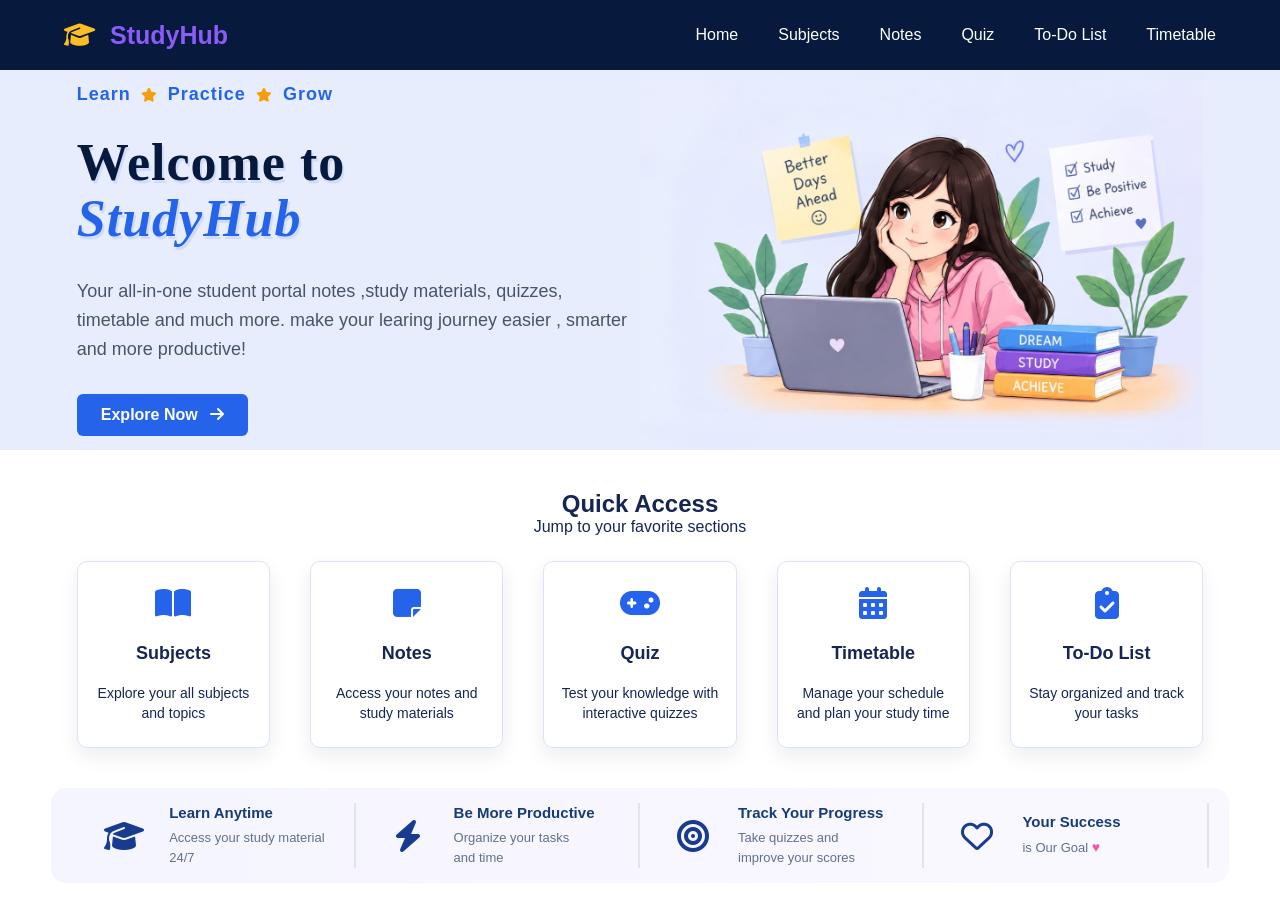
<file: index.html>
<!DOCTYPE html>
<html lang="en">
<head>
    <meta charset="UTF-8">
    <meta http-equiv="refresh" content="0; url=StudyHub.html">
    <title>StudyHub</title>
</head>
<body>
    <p>Opening StudyHub...</p>
</body>
</html>
</file>
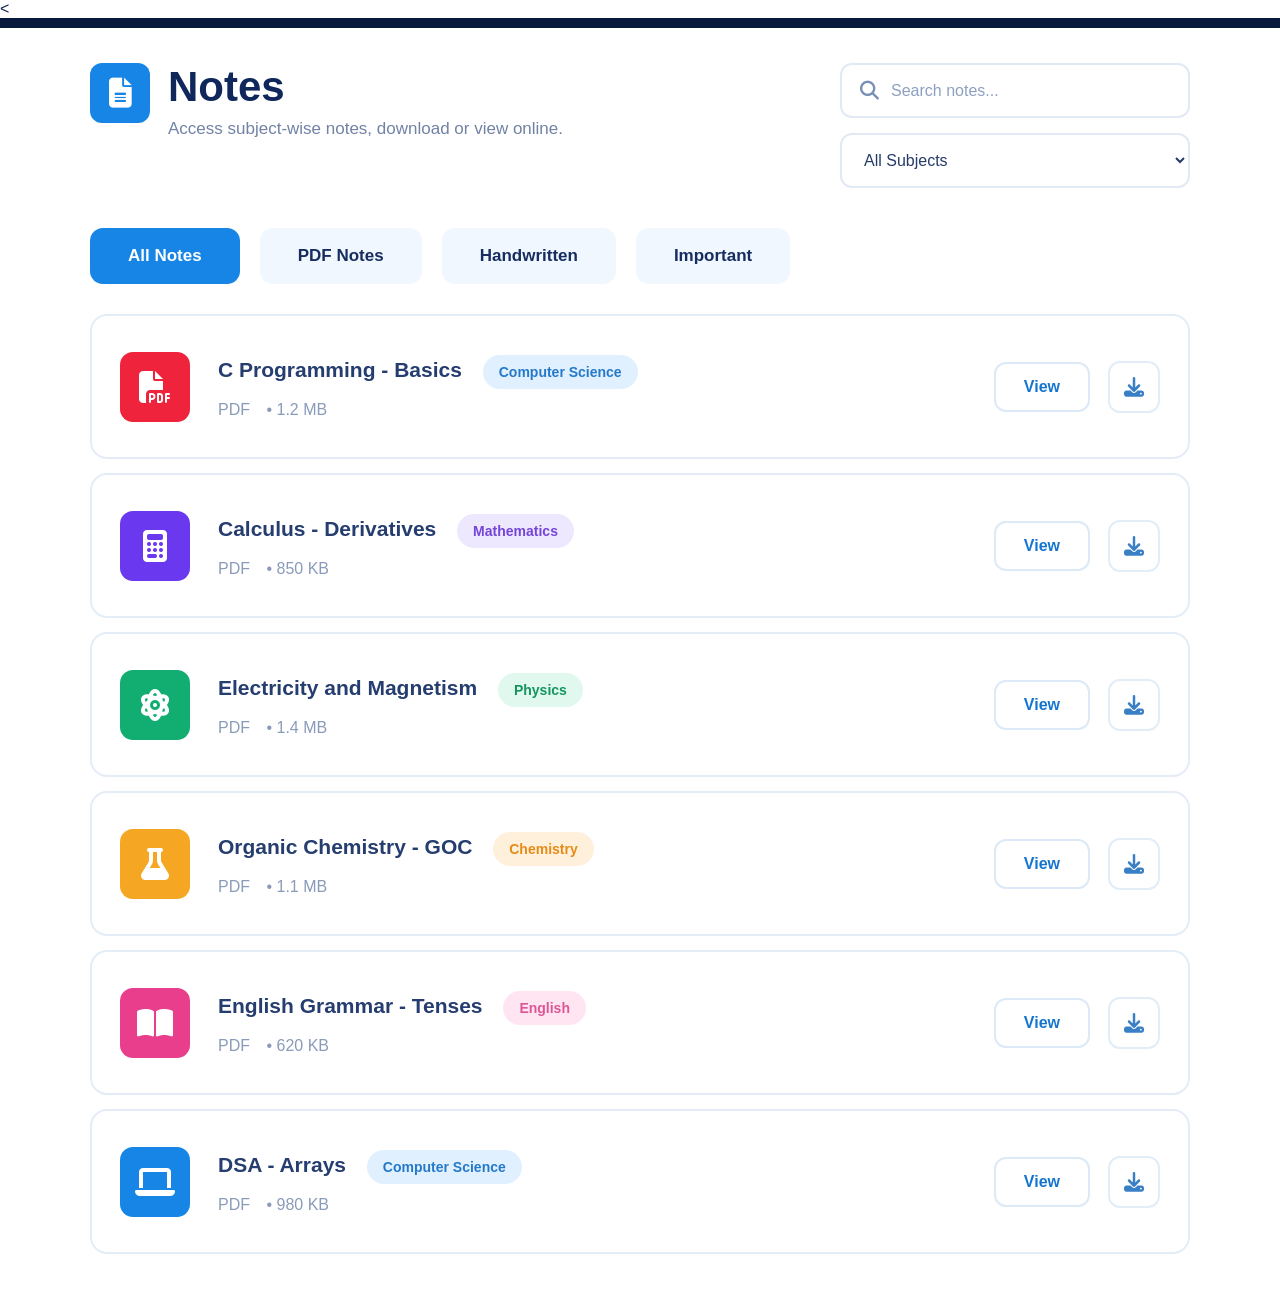
<file: notes.html>
<<!DOCTYPE html>
<html lang="en">
<head>
    <meta charset="UTF-8">
    <meta name="viewport" content="width=device-width, initial-scale=1.0">

    <title>StudyHub - Notes</title>

    <!-- Font Awesome Icons -->
    <link rel="stylesheet"
          href="https://cdnjs.cloudflare.com/ajax/libs/font-awesome/6.5.2/css/all.min.css">

    <style>

        /* ================= BASIC RESET ================= */

        * {
            margin: 0;
            padding: 0;
            box-sizing: border-box;
        }

        body {
            font-family: Arial, sans-serif;
            background-color: #ffffff;
            color: #172554;
        }

        /* ================= TOP BORDER ================= */

        .top-border {
            height: 10px;
            background-color: #071a3d;
        }

        /* ================= MAIN CONTAINER ================= */

        .container {
            width: 90%;
            max-width: 1100px;
            margin: 35px auto;
        }

        /* ================= PAGE HEADER ================= */

        .page-header {
            display: flex;
            justify-content: space-between;
            align-items: flex-start;
            gap: 30px;
        }

        .title-section {
            display: flex;
            align-items: flex-start;
            gap: 18px;
        }

        .title-icon {
            width: 60px;
            height: 60px;
            background-color: #1685e5;
            border-radius: 12px;
            display: flex;
            align-items: center;
            justify-content: center;
            color: white;
            font-size: 30px;
        }

        .title-section h1 {
            font-size: 42px;
            margin-bottom: 8px;
            color: #10275b;
        }

        .title-section p {
            font-size: 17px;
            color: #7182a5;
        }

        /* ================= SEARCH AREA ================= */

        .search-area {
            display: flex;
            flex-direction: column;
            gap: 15px;
            width: 350px;
        }

        .search-box {
            height: 55px;
            border: 2px solid #e1e9f5;
            border-radius: 12px;
            display: flex;
            align-items: center;
            padding: 0 18px;
            background-color: white;
        }

        .search-box i {
            color: #7890b5;
            font-size: 19px;
            margin-right: 12px;
        }

        .search-box input {
            width: 100%;
            border: none;
            outline: none;
            font-size: 16px;
            color: #172554;
        }

        .search-box input::placeholder {
            color: #8da0bf;
        }

        .subject-select {
            height: 55px;
            border: 2px solid #e1e9f5;
            border-radius: 12px;
            padding: 0 18px;
            font-size: 16px;
            color: #263b68;
            background-color: white;
            outline: none;
        }

        /* ================= TABS ================= */

        .tabs {
            display: flex;
            gap: 20px;
            margin: 40px 0 30px;
        }

        .tab {
            padding: 18px 38px;
            border-radius: 13px;
            background-color: #f0f7ff;
            color: #172d60;
            font-size: 17px;
            font-weight: bold;
            border: none;
            cursor: pointer;
        }

        .tab.active {
            background-color: #1685e5;
            color: white;
        }

        /* ================= NOTES LIST ================= */

        .notes-list {
            display: flex;
            flex-direction: column;
            gap: 14px;
        }

        /* ================= NOTE CARD ================= */

        .note-card {
            min-height: 145px;
            border: 2px solid #e4edf7;
            border-radius: 17px;
            padding: 25px 28px;
            display: flex;
            align-items: center;
            justify-content: space-between;
            background-color: white;
        }

        .note-left {
            display: flex;
            align-items: center;
            gap: 28px;
        }

        /* ================= NOTE ICON ================= */

        .note-icon {
            width: 70px;
            height: 70px;
            border-radius: 13px;
            display: flex;
            align-items: center;
            justify-content: center;
            font-size: 32px;
            color: white;
            flex-shrink: 0;
        }

        .pdf {
            background-color: #ef233c;
        }

        .math {
            background-color: #6938ef;
        }

        .physics {
            background-color: #12ad70;
        }

        .chemistry {
            background-color: #f5a623;
        }

        .english {
            background-color: #e83e8c;
        }

        .dsa {
            background-color: #1685e5;
        }

        /* ================= NOTE DETAILS ================= */

        .note-details h2 {
            font-size: 21px;
            color: #263d70;
            margin-bottom: 12px;
        }

        .note-info {
            color: #8a9bb9;
            font-size: 16px;
        }

        .note-info span {
            margin-right: 12px;
        }

        /* ================= SUBJECT BADGE ================= */

        .badge {
            display: inline-block;
            padding: 9px 16px;
            border-radius: 20px;
            margin-left: 15px;
            font-size: 14px;
            font-weight: bold;
        }

        .badge-blue {
            background-color: #e0f0ff;
            color: #2479c9;
        }

        .badge-purple {
            background-color: #eee8ff;
            color: #7544d8;
        }

        .badge-green {
            background-color: #e1f8ee;
            color: #159460;
        }

        .badge-orange {
            background-color: #fff0dc;
            color: #e68b17;
        }

        .badge-pink {
            background-color: #ffe4f1;
            color: #dc5795;
        }

        /* ================= BUTTONS ================= */

        .note-actions {
            display: flex;
            align-items: center;
            gap: 18px;
        }

        .view-btn {
            padding: 14px 28px;
            border: 2px solid #dce9f7;
            background-color: white;
            border-radius: 12px;
            color: #1475d1;
            font-size: 16px;
            font-weight: bold;
            cursor: pointer;
        }

        .download-btn {
            width: 52px;
            height: 52px;
            border: 2px solid #e2edf8;
            background-color: white;
            border-radius: 12px;
            color: #397fc5;
            font-size: 20px;
            cursor: pointer;
        }

        /* ================= HOVER ================= */

        .view-btn:hover,
        .download-btn:hover {
            background-color: #f1f8ff;
        }

        .tab:hover {
            transform: translateY(-1px);
        }

        /* ================= RESPONSIVE ================= */

        @media (max-width: 850px) {

            .page-header {
                flex-direction: column;
            }

            .search-area {
                width: 100%;
            }

            .tabs {
                flex-wrap: wrap;
            }

            .note-card {
                flex-direction: column;
                align-items: flex-start;
                gap: 20px;
            }

            .note-actions {
                align-self: flex-end;
            }
        }

        @media (max-width: 600px) {

            .container {
                width: 94%;
                margin-top: 25px;
            }

            .title-section h1 {
                font-size: 32px;
            }

            .title-section p {
                font-size: 14px;
            }

            .title-icon {
                width: 50px;
                height: 50px;
                font-size: 25px;
            }

            .note-left {
                gap: 15px;
            }

            .note-icon {
                width: 55px;
                height: 55px;
                font-size: 25px;
            }

            .note-details h2 {
                font-size: 17px;
            }

            .badge {
                margin-left: 5px;
                padding: 6px 10px;
            }

            .tabs {
                gap: 8px;
            }

            .tab {
                padding: 13px 18px;
                font-size: 14px;
            }
        }

    </style>
</head>

<body>

    <div class="top-border"></div>

    <main class="container">

        <!-- ================= HEADER ================= -->

        <section class="page-header">

            <div class="title-section">

                <div class="title-icon">
                    <i class="fa-solid fa-file-lines"></i>
                </div>

                <div>
                    <h1>Notes</h1>
                    <p>Access subject-wise notes, download or view online.</p>
                </div>

            </div>

            <!-- Search & Subject -->

            <div class="search-area">

                <div class="search-box">
                    <i class="fa-solid fa-magnifying-glass"></i>

                    <input type="text"
                           placeholder="Search notes...">
                </div>

                <select class="subject-select">
                    <option>All Subjects</option>
                    <option>Computer Science</option>
                    <option>Mathematics</option>
                    <option>Physics</option>
                    <option>Chemistry</option>
                    <option>English</option>
                </select>

            </div>

        </section>


        <!-- ================= TABS ================= -->

        <section class="tabs">

            <button class="tab active">All Notes</button>

            <button class="tab">PDF Notes</button>

            <button class="tab">Handwritten</button>

            <button class="tab">Important</button>

        </section>


        <!-- ================= NOTES ================= -->

        <section class="notes-list">


            <!-- NOTE 1 -->

            <div class="note-card">

                <div class="note-left">

                    <div class="note-icon pdf">
                        <i class="fa-solid fa-file-pdf"></i>
                    </div>

                    <div class="note-details">

                        <h2>
                            C Programming - Basics

                            <span class="badge badge-blue">
                                Computer Science
                            </span>
                        </h2>

                        <div class="note-info">
                            <span>PDF</span>
                            •
                            <span>1.2 MB</span>
                        </div>

                    </div>

                </div>

                <div class="note-actions">

                    <button class="view-btn">
                        View
                    </button>

                    <button class="download-btn">
                        <i class="fa-solid fa-download"></i>
                    </button>

                </div>

            </div>


            <!-- NOTE 2 -->

            <div class="note-card">

                <div class="note-left">

                    <div class="note-icon math">
                        <i class="fa-solid fa-calculator"></i>
                    </div>

                    <div class="note-details">

                        <h2>
                            Calculus - Derivatives

                            <span class="badge badge-purple">
                                Mathematics
                            </span>
                        </h2>

                        <div class="note-info">
                            <span>PDF</span>
                            •
                            <span>850 KB</span>
                        </div>

                    </div>

                </div>

                <div class="note-actions">

                    <button class="view-btn">
                        View
                    </button>

                    <button class="download-btn">
                        <i class="fa-solid fa-download"></i>
                    </button>

                </div>

            </div>


            <!-- NOTE 3 -->

            <div class="note-card">

                <div class="note-left">

                    <div class="note-icon physics">
                        <i class="fa-solid fa-atom"></i>
                    </div>

                    <div class="note-details">

                        <h2>
                            Electricity and Magnetism

                            <span class="badge badge-green">
                                Physics
                            </span>
                        </h2>

                        <div class="note-info">
                            <span>PDF</span>
                            •
                            <span>1.4 MB</span>
                        </div>

                    </div>

                </div>

                <div class="note-actions">

                    <button class="view-btn">
                        View
                    </button>

                    <button class="download-btn">
                        <i class="fa-solid fa-download"></i>
                    </button>

                </div>

            </div>


            <!-- NOTE 4 -->

            <div class="note-card">

                <div class="note-left">

                    <div class="note-icon chemistry">
                        <i class="fa-solid fa-flask"></i>
                    </div>

                    <div class="note-details">

                        <h2>
                            Organic Chemistry - GOC

                            <span class="badge badge-orange">
                                Chemistry
                            </span>
                        </h2>

                        <div class="note-info">
                            <span>PDF</span>
                            •
                            <span>1.1 MB</span>
                        </div>

                    </div>

                </div>

                <div class="note-actions">

                    <button class="view-btn">
                        View
                    </button>

                    <button class="download-btn">
                        <i class="fa-solid fa-download"></i>
                    </button>

                </div>

            </div>


            <!-- NOTE 5 -->

            <div class="note-card">

                <div class="note-left">

                    <div class="note-icon english">
                        <i class="fa-solid fa-book-open"></i>
                    </div>

                    <div class="note-details">

                        <h2>
                            English Grammar - Tenses

                            <span class="badge badge-pink">
                                English
                            </span>
                        </h2>

                        <div class="note-info">
                            <span>PDF</span>
                            •
                            <span>620 KB</span>
                        </div>

                    </div>

                </div>

                <div class="note-actions">

                    <button class="view-btn">
                        View
                    </button>

                    <button class="download-btn">
                        <i class="fa-solid fa-download"></i>
                    </button>

                </div>

            </div>


            <!-- NOTE 6 -->

            <div class="note-card">

                <div class="note-left">

                    <div class="note-icon dsa">
                        <i class="fa-solid fa-laptop"></i>
                    </div>

                    <div class="note-details">

                        <h2>
                            DSA - Arrays

                            <span class="badge badge-blue">
                                Computer Science
                            </span>
                        </h2>

                        <div class="note-info">
                            <span>PDF</span>
                            •
                            <span>980 KB</span>
                        </div>

                    </div>

                </div>

                <div class="note-actions">

                    <button class="view-btn">
                        View
                    </button>

                    <button class="download-btn">
                        <i class="fa-solid fa-download"></i>
                    </button>

                </div>

            </div>

        </section>

    </main>

</body>
<script src="script.js"></script>
</html>
</file>
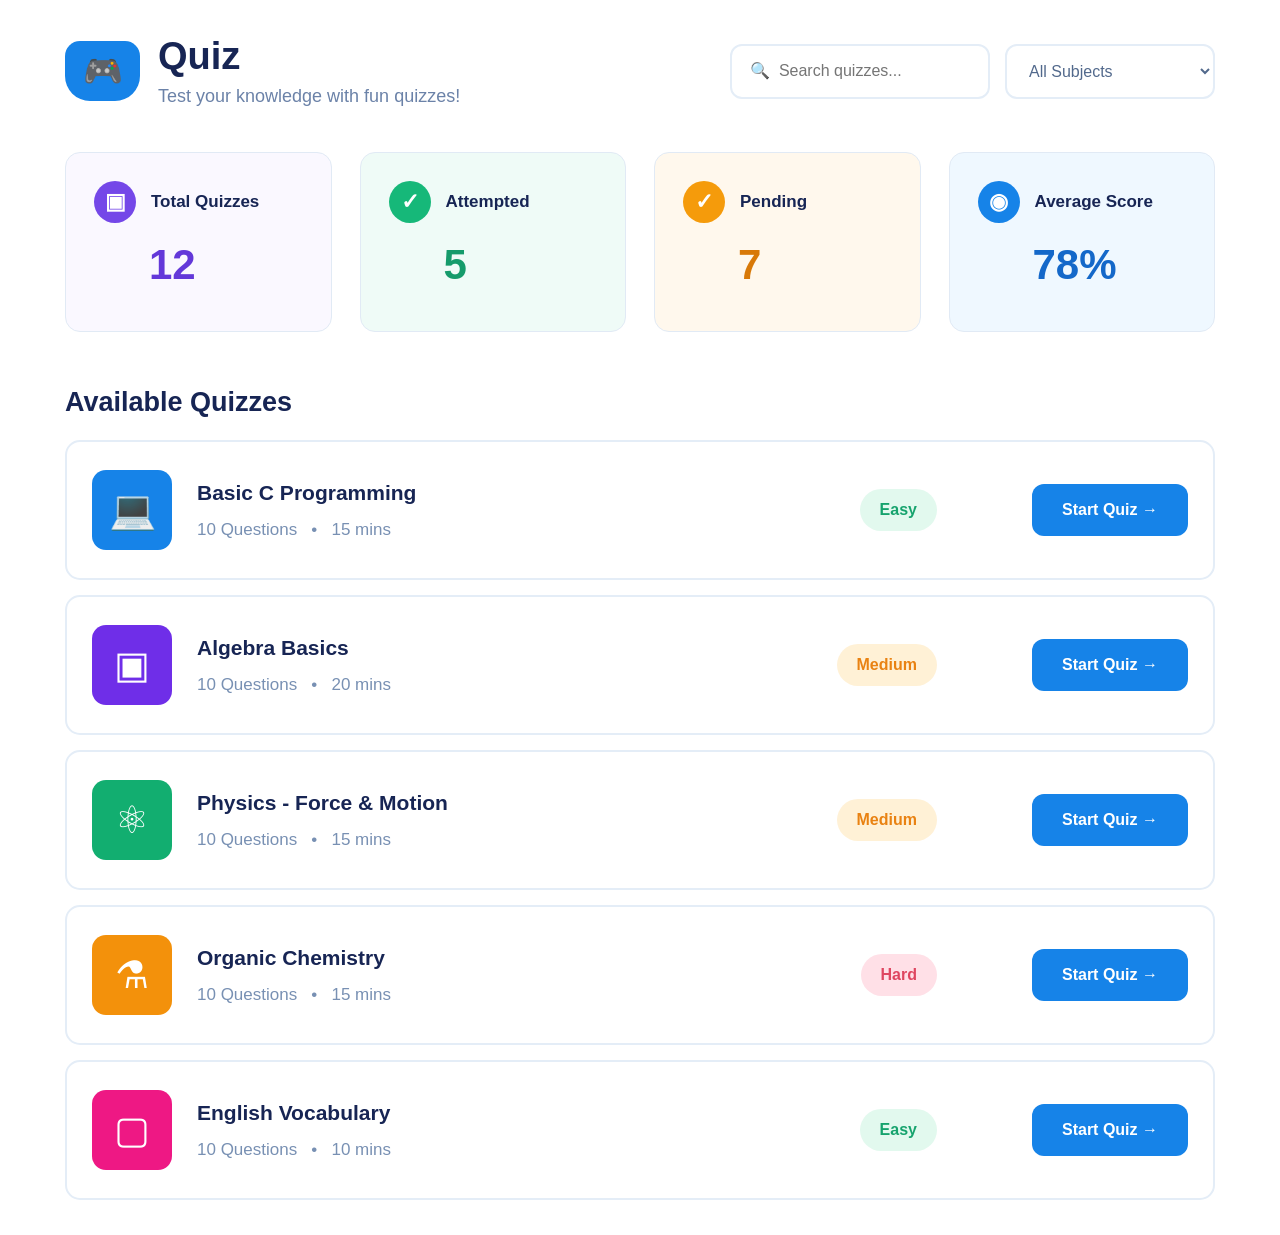
<file: quiz.html>
<!DOCTYPE html>
<html lang="en">
<head>
    <meta charset="UTF-8">
    <meta name="viewport" content="width=device-width, initial-scale=1.0">

    <title>StudyHub - Quiz</title>

    <style>

        /* ================= BASIC RESET ================= */

        * {
            margin: 0;
            padding: 0;
            box-sizing: border-box;
        }

        body {
            font-family: Arial, sans-serif;
            background: #ffffff;
            color: #172554;
        }

        .quiz-container {
            width: 92%;
            max-width: 1150px;
            margin: 35px auto;
        }


        /* ================= TOP SECTION ================= */

        .top-section {
            display: flex;
            justify-content: space-between;
            align-items: center;
            margin-bottom: 45px;
        }

        .title-area {
            display: flex;
            align-items: center;
            gap: 18px;
        }

        .quiz-icon {
            width: 75px;
            height: 60px;
            background: #1683e8;
            border-radius: 15px 15px 25px 25px;
            display: flex;
            align-items: center;
            justify-content: center;
            color: white;
            font-size: 32px;
        }

        .title-area h1 {
            font-size: 38px;
            margin-bottom: 8px;
        }

        .title-area p {
            color: #6b82a8;
            font-size: 18px;
        }


        /* ================= SEARCH & FILTER ================= */

        .controls {
            display: flex;
            gap: 15px;
        }

        .search-box,
        .filter-box {
            height: 55px;
            border: 2px solid #e4edf7;
            border-radius: 12px;
            padding: 0 18px;
            font-size: 16px;
            color: #52698c;
            outline: none;
            background: white;
        }

        .search-box {
            width: 260px;
        }

        .filter-box {
            width: 210px;
        }


        /* ================= STATISTICS ================= */

        .stats {
            display: grid;
            grid-template-columns: repeat(4, 1fr);
            gap: 28px;
            margin-bottom: 55px;
        }

        .stat-card {
            height: 180px;
            border-radius: 15px;
            padding: 28px;
            border: 1px solid #e1eaf5;
        }

        .stat-card:nth-child(1) {
            background: #faf8ff;
        }

        .stat-card:nth-child(2) {
            background: #effbf7;
        }

        .stat-card:nth-child(3) {
            background: #fff8ed;
        }

        .stat-card:nth-child(4) {
            background: #eff8ff;
        }

        .stat-title {
            display: flex;
            align-items: center;
            gap: 15px;
            font-size: 17px;
            font-weight: bold;
        }

        .stat-icon {
            width: 42px;
            height: 42px;
            border-radius: 50%;
            display: flex;
            align-items: center;
            justify-content: center;
            font-size: 22px;
            color: white;
        }

        .purple {
            background: #7447e8;
        }

        .green {
            background: #16b879;
        }

        .orange {
            background: #f59b0b;
        }

        .blue {
            background: #1683e8;
        }

        .stat-number {
            margin-top: 18px;
            margin-left: 55px;
            font-size: 42px;
            font-weight: bold;
        }

        .purple-text {
            color: #6338d9;
        }

        .green-text {
            color: #159b6b;
        }

        .orange-text {
            color: #d87908;
        }

        .blue-text {
            color: #1468c9;
        }


        /* ================= AVAILABLE QUIZZES ================= */

        .quiz-heading {
            font-size: 27px;
            margin-bottom: 22px;
        }

        .quiz-list {
            display: flex;
            flex-direction: column;
            gap: 15px;
        }


        /* ================= QUIZ CARD ================= */

        .quiz-card {
            min-height: 140px;
            border: 2px solid #e4edf7;
            border-radius: 15px;
            padding: 25px;
            display: flex;
            align-items: center;
            gap: 25px;
            background: white;
        }

        .subject-icon {
            min-width: 80px;
            height: 80px;
            border-radius: 14px;
            display: flex;
            align-items: center;
            justify-content: center;
            color: white;
            font-size: 38px;
        }

        .c-icon {
            background: #1683e8;
        }

        .math-icon {
            background: #6f2ee8;
        }

        .physics-icon {
            background: #12ae70;
        }

        .chemistry-icon {
            background: #f3910b;
        }

        .english-icon {
            background: #ee1884;
        }


        /* ================= QUIZ INFORMATION ================= */

        .quiz-info {
            flex: 1;
        }

        .quiz-info h3 {
            font-size: 21px;
            margin-bottom: 15px;
        }

        .quiz-details {
            color: #7890b3;
            font-size: 17px;
        }

        .difficulty {
            padding: 12px 20px;
            border-radius: 25px;
            font-size: 16px;
            font-weight: bold;
            margin-right: 70px;
        }

        .easy {
            background: #e2f9ee;
            color: #16a36d;
        }

        .medium {
            background: #fff1d6;
            color: #e98212;
        }

        .hard {
            background: #ffe0e7;
            color: #df4660;
        }


        /* ================= START BUTTON ================= */

        .start-btn {
            background: #1683e8;
            color: white;
            border: none;
            padding: 17px 30px;
            border-radius: 12px;
            font-size: 16px;
            font-weight: bold;
            cursor: pointer;
        }

        .start-btn:hover {
            background: #096dcc;
        }


        /* ================= RESPONSIVE ================= */

        @media (max-width: 900px) {

            .top-section {
                flex-direction: column;
                align-items: flex-start;
                gap: 25px;
            }

            .controls {
                width: 100%;
            }

            .search-box,
            .filter-box {
                width: 50%;
            }

            .stats {
                grid-template-columns: repeat(2, 1fr);
            }

            .difficulty {
                margin-right: 20px;
            }
        }


        @media (max-width: 600px) {

            .stats {
                grid-template-columns: 1fr;
            }

            .quiz-card {
                flex-wrap: wrap;
            }

            .difficulty {
                margin-right: 0;
            }

            .start-btn {
                width: 100%;
            }

            .controls {
                flex-direction: column;
            }

            .search-box,
            .filter-box {
                width: 100%;
            }
        }

    </style>
</head>

<body>

<div class="quiz-container">

    <!-- ================= TOP SECTION ================= -->

    <div class="top-section">

        <div class="title-area">

            <div class="quiz-icon">
                🎮
            </div>

            <div>
                <h1>Quiz</h1>
                <p>Test your knowledge with fun quizzes!</p>
            </div>

        </div>


        <div class="controls">

            <input 
                type="text"
                class="search-box"
                placeholder="🔍  Search quizzes..."
            >

            <select class="filter-box">
                <option>All Subjects</option>
                <option>C Programming</option>
                <option>Mathematics</option>
                <option>Physics</option>
                <option>Chemistry</option>
                <option>English</option>
            </select>

        </div>

    </div>


    <!-- ================= STATISTICS ================= -->

    <div class="stats">

        <div class="stat-card">

            <div class="stat-title">
                <div class="stat-icon purple">▣</div>
                <span>Total Quizzes</span>
            </div>

            <div class="stat-number purple-text">12</div>

        </div>


        <div class="stat-card">

            <div class="stat-title">
                <div class="stat-icon green">✓</div>
                <span>Attempted</span>
            </div>

            <div class="stat-number green-text">5</div>

        </div>


        <div class="stat-card">

            <div class="stat-title">
                <div class="stat-icon orange">✓</div>
                <span>Pending</span>
            </div>

            <div class="stat-number orange-text">7</div>

        </div>


        <div class="stat-card">

            <div class="stat-title">
                <div class="stat-icon blue">◉</div>
                <span>Average Score</span>
            </div>

            <div class="stat-number blue-text">78%</div>

        </div>

    </div>


    <!-- ================= AVAILABLE QUIZZES ================= -->

    <h2 class="quiz-heading">Available Quizzes</h2>


    <div class="quiz-list">


        <!-- QUIZ 1 -->

        <div class="quiz-card">

            <div class="subject-icon c-icon">
                💻
            </div>

            <div class="quiz-info">
                <h3>Basic C Programming</h3>

                <div class="quiz-details">
                    10 Questions &nbsp; • &nbsp; 15 mins
                </div>
            </div>

            <span class="difficulty easy">
                Easy
            </span>

            <button class="start-btn">
                Start Quiz →
            </button>

        </div>


        <!-- QUIZ 2 -->

        <div class="quiz-card">

            <div class="subject-icon math-icon">
                ▣
            </div>

            <div class="quiz-info">
                <h3>Algebra Basics</h3>

                <div class="quiz-details">
                    10 Questions &nbsp; • &nbsp; 20 mins
                </div>
            </div>

            <span class="difficulty medium">
                Medium
            </span>

            <button class="start-btn">
                Start Quiz →
            </button>

        </div>


        <!-- QUIZ 3 -->

        <div class="quiz-card">

            <div class="subject-icon physics-icon">
                ⚛
            </div>

            <div class="quiz-info">
                <h3>Physics - Force &amp; Motion</h3>

                <div class="quiz-details">
                    10 Questions &nbsp; • &nbsp; 15 mins
                </div>
            </div>

            <span class="difficulty medium">
                Medium
            </span>

            <button class="start-btn">
                Start Quiz →
            </button>

        </div>


        <!-- QUIZ 4 -->

        <div class="quiz-card">

            <div class="subject-icon chemistry-icon">
                ⚗
            </div>

            <div class="quiz-info">
                <h3>Organic Chemistry</h3>

                <div class="quiz-details">
                    10 Questions &nbsp; • &nbsp; 15 mins
                </div>
            </div>

            <span class="difficulty hard">
                Hard
            </span>

            <button class="start-btn">
                Start Quiz →
            </button>

        </div>


        <!-- QUIZ 5 -->

        <div class="quiz-card">

            <div class="subject-icon english-icon">
                ▢
            </div>

            <div class="quiz-info">
                <h3>English Vocabulary</h3>

                <div class="quiz-details">
                    10 Questions &nbsp; • &nbsp; 10 mins
                </div>
            </div>

            <span class="difficulty easy">
                Easy
            </span>

            <button class="start-btn">
                Start Quiz →
            </button>

        </div>

    </div>

</div>

</body>
<script src="script.js"></script>
</html>
</file>
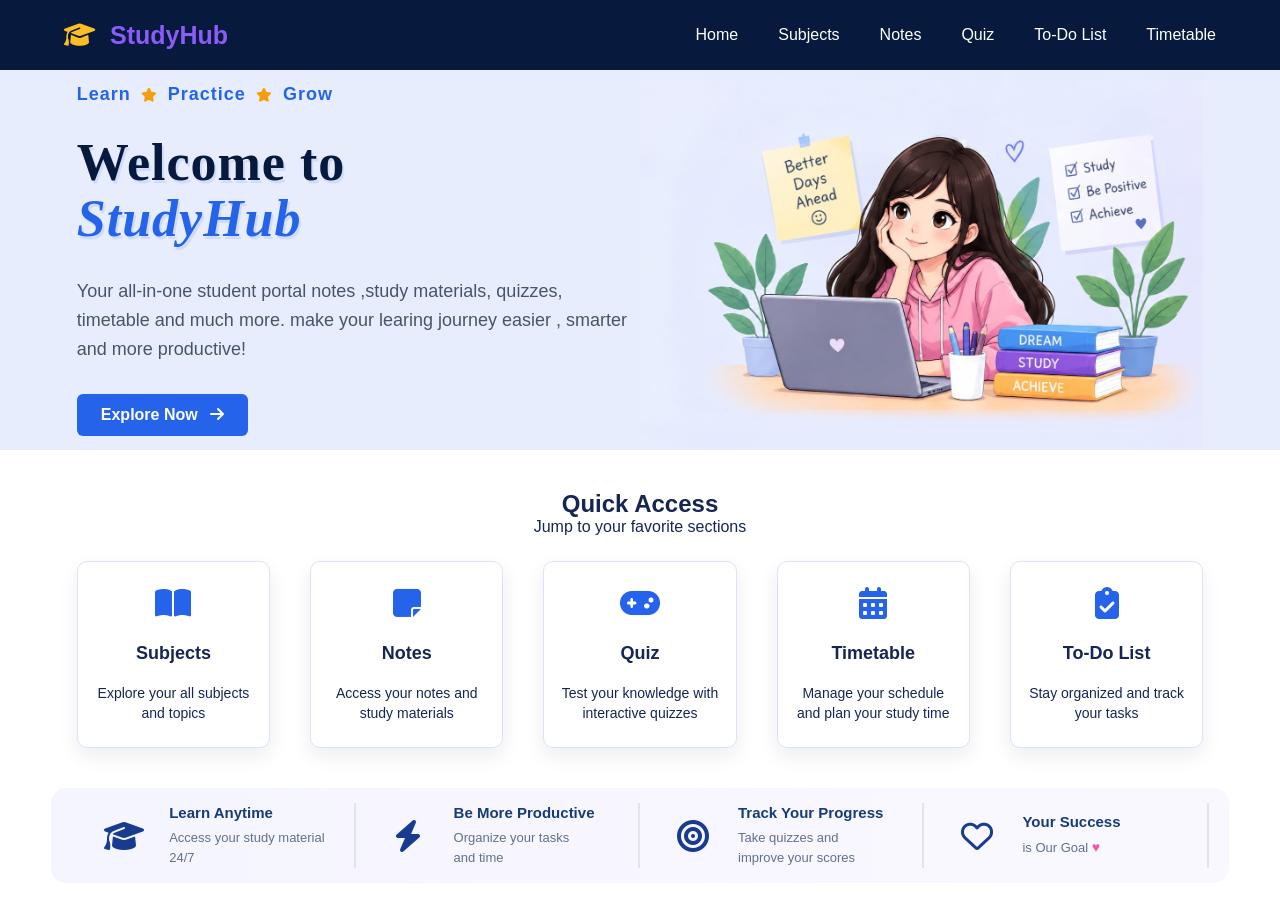
<file: StudyHub.html>
<!DOCTYPE html>
<html lang="en">
<head>
    <meta charset="UTF-8">
    <meta name="viewport" content="width=device-width, initial-scale=1.0">
    <title>StudyHub</title>
    <link rel="stylesheet" href="https://cdnjs.cloudflare.com/ajax/libs/font-awesome/6.5.2/css/all.min.css">
    <link rel="stylesheet" href="hub.css">
</head>
<body>
    <header>
        <div class="logo">
            <i class="fa-solid fa-graduation-cap" aria-hidden="true"></i>
            <span>StudyHub</span>
        </div>
        <nav>
            <a href="#home">Home</a>
            <a href="subject.html">Subjects</a>
            <a href="notes.html">Notes</a>
            <a href="quiz.html">Quiz</a>
            <a href="todo.html">To-Do List</a>
            <a href="timetable.html">Timetable</a>
        </nav>
    </header>

    <main>
        <section id="hero">
            <div class="hero-content">
                            <p class="tagline">
                                Learn <i class="fa-solid fa-star" aria-hidden="true"></i>
                                Practice <i class="fa-solid fa-star" aria-hidden="true"></i>
                                Grow
                            </p>
              <h1>Welcome to<br>
              <span class="brand-name">StudyHub</span></h1>
              <p>Your all-in-one student portal notes ,study materials, quizzes, timetable and much more.
                make your learing journey easier , smarter and more productive!
              </p>
              <div class="hero-buttons">
                                <button>Explore Now <i class="fa-solid fa-arrow-right" aria-hidden="true"></i></button>
              </div> 
            </div>
            <div class="hero-image">
                <img src="study-image.jpeg" alt="Study Image">
            </div>
        </section>
        <section class="quick-access">
            <h2>Quick Access</h2>
            <p>Jump to your favorite sections</p>
            <div class="access-container">
                <a class="access-card" href="subject.html">
                    <div class="icon"><i class="fa-solid fa-book-open" aria-hidden="true"></i></div>
                    <h3>Subjects</h3>
                    <p>Explore your all subjects and topics</p>
                </a>
                <a class="access-card" href="notes.html">
                    <div class="icon"><i class="fa-solid fa-note-sticky" aria-hidden="true"></i></div>
                    <h3>Notes</h3>
                    <p>Access your notes and study materials</p>
                </a>
                <a class="access-card" href="quiz.html">
                    <div class="icon"><i class="fa-solid fa-gamepad" aria-hidden="true"></i></div>
                    <h3>Quiz</h3>
                    <p>Test your knowledge with interactive quizzes</p>
                </a>
                <a class="access-card" href="timetable.html">
                    <div class="icon"><i class="fa-solid fa-calendar-days" aria-hidden="true"></i></div>
                    <h3>Timetable</h3>
                    <p>Manage your schedule and plan your study time</p>
                </a>
                <a class="access-card" href="todo.html">
                    <div class="icon"><i class="fa-solid fa-clipboard-check" aria-hidden="true"></i></div>
                    <h3>To-Do List</h3>
                    <p>Stay organized and track your tasks</p>
                </a>
            </div>

        </section>
    </main>
    <!-- ================= FEATURES SECTION ================= -->
<section class="features">

    <div class="feature-box">

        <div class="feature-icon">
            <i class="fa-solid fa-graduation-cap"></i>
        </div>

        <div class="feature-text">
            <h3>Learn Anytime</h3>
            <p>Access your study material<br>24/7</p>
        </div>

    </div>


    <div class="feature-box">

        <div class="feature-icon">
            <i class="fa-solid fa-bolt"></i>
        </div>

        <div class="feature-text">
            <h3>Be More Productive</h3>
            <p>Organize your tasks<br>and time</p>
        </div>

    </div>


    <div class="feature-box">

        <div class="feature-icon">
            <i class="fa-solid fa-bullseye"></i>
        </div>

        <div class="feature-text">
            <h3>Track Your Progress</h3>
            <p>Take quizzes and<br>improve your scores</p>
        </div>

    </div>


    <div class="feature-box">

        <div class="feature-icon">
            <i class="fa-regular fa-heart"></i>
        </div>

        <div class="feature-text">
            <h3>Your Success</h3>
            <p>is Our Goal <span class="heart">♥</span></p>
        </div>

    </div>


</body>
<script src="script.js"></script>
</html>
</file>
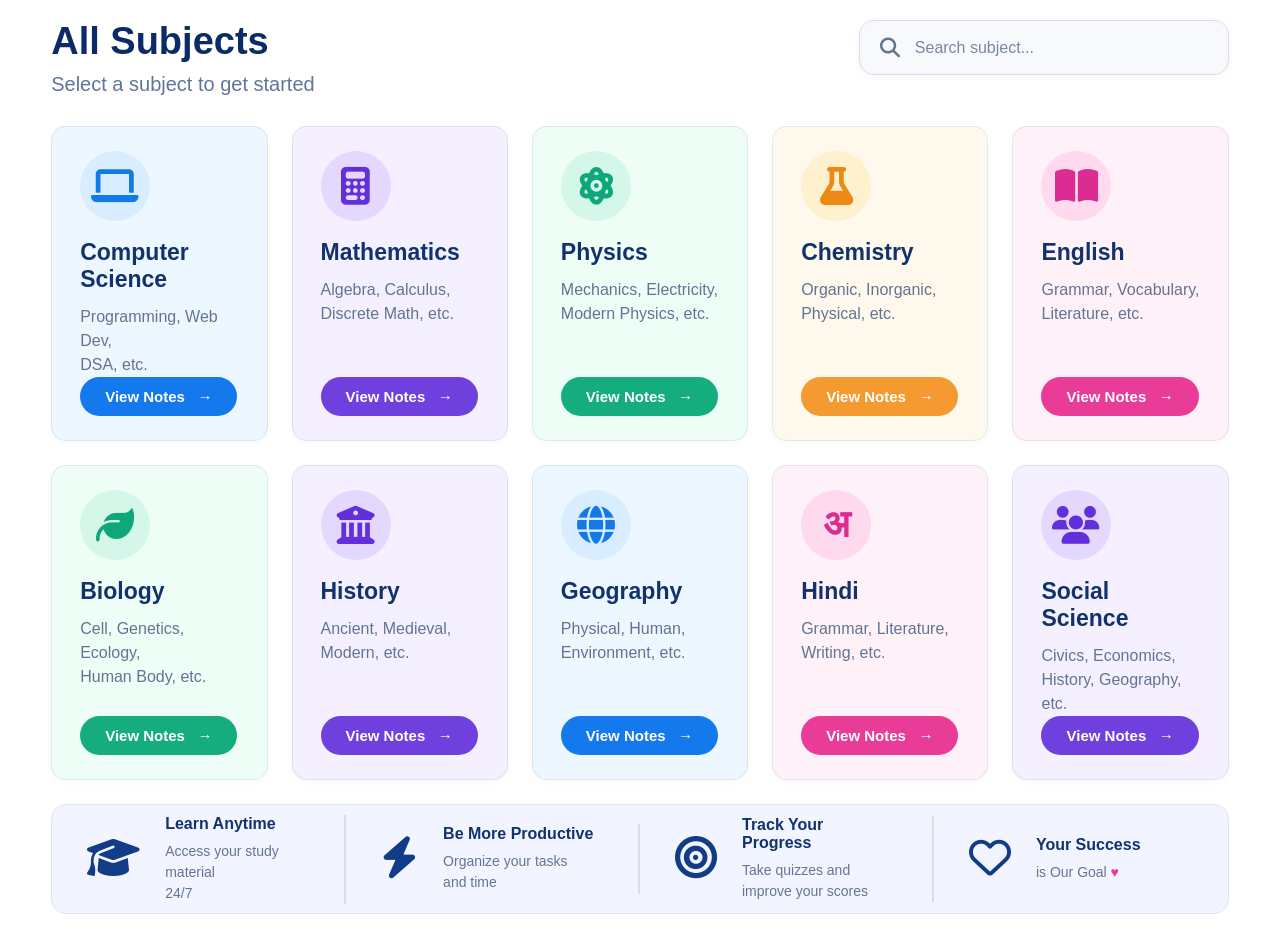
<file: subject.html>
<!DOCTYPE html>
<html lang="en">
<head>
    <meta charset="UTF-8">
    <meta name="viewport" content="width=device-width, initial-scale=1.0">

    <title>StudyHub - All Subjects</title>

    <!-- Font Awesome Icons -->
    <link rel="stylesheet"
          href="https://cdnjs.cloudflare.com/ajax/libs/font-awesome/6.5.2/css/all.min.css">

    <style>

        * {
            margin: 0;
            padding: 0;
            box-sizing: border-box;
        }

        body {
            font-family: Arial, sans-serif;
            background-color: #ffffff;
            color: #172554;
            padding: 20px 4%;
        }

        .top-section {
            display: flex;
            justify-content: space-between;
            align-items: flex-start;
            margin-bottom: 30px;
        }

        .heading h1 {
            font-size: 38px;
            color: #0b2b68;
            margin-bottom: 10px;
        }

        .heading p {
            font-size: 20px;
            color: #60759b;
        }

        .search-box {
            width: 370px;
            height: 55px;
            border: 1px solid #d9deeb;
            border-radius: 15px;
            background-color: #f8f9fc;

            display: flex;
            align-items: center;
            padding: 0 20px;
            gap: 15px;

            box-shadow: 0 2px 7px rgba(0,0,0,0.04);
        }

        .search-box i {
            font-size: 20px;
            color: #65748e;
        }

        .search-box input {
            border: none;
            outline: none;
            background: transparent;
            width: 100%;
            font-size: 16px;
            color: #172554;
        }

        .search-box input::placeholder {
            color: #7b879e;
        }

        .subjects {
            display: grid;
            grid-template-columns: repeat(5, 1fr);
            gap: 24px;
        }

        .subject-card {
            min-height: 280px;
            padding: 24px 28px;

            border-radius: 15px;
            border: 1px solid rgba(100, 130, 180, 0.15);

            display: flex;
            flex-direction: column;
            align-items: flex-start;

            box-shadow: 0 2px 8px rgba(0,0,0,0.03);
        }

        .blue {
            background-color: #edf7ff;
        }

        .purple {
            background-color: #f5f0ff;
        }

        .green {
            background-color: #effdf7;
        }

        .orange {
            background-color: #fff9ed;
        }

        .pink {
            background-color: #fff1f8;
        }

        .subject-icon {
            width: 70px;
            height: 70px;

            border-radius: 50%;

            display: flex;
            justify-content: center;
            align-items: center;

            margin-bottom: 18px;
        }

        .subject-icon i {
            font-size: 38px;
        }

        .blue .subject-icon {
            background-color: #d8edff;
            color: #1479e8;
        }

        .purple .subject-icon {
            background-color: #e5d8ff;
            color: #6130db;
        }

        .green .subject-icon {
            background-color: #d5f7ea;
            color: #0da77a;
        }

        .orange .subject-icon {
            background-color: #fff0ce;
            color: #ed8a16;
        }

        .pink .subject-icon {
            background-color: #ffd9ee;
            color: #db2c91;
        }

        .subject-card h2 {
            font-size: 23px;
            margin-bottom: 12px;
            color: #12326d;
        }

        .subject-card p {
            font-size: 16px;
            line-height: 1.5;
            color: #637493;
            min-height: 55px;
        }

        .notes-btn {
            margin-top: auto;

            border: none;
            border-radius: 22px;

            padding: 11px 25px;

            color: white;
            font-size: 15px;
            font-weight: bold;

            cursor: pointer;
        }

        .blue .notes-btn {
            background-color: #1479ed;
        }

        .purple .notes-btn {
            background-color: #7040df;
        }

        .green .notes-btn {
            background-color: #16ad7e;
        }

        .orange .notes-btn {
            background-color: #f49a31;
        }

        .pink .notes-btn {
            background-color: #e83c98;
        }

        .features {
            margin-top: 24px;

            background-color: #f2f5ff;

            border: 1px solid #dfe5f5;
            border-radius: 15px;

            min-height: 110px;

            display: grid;
            grid-template-columns: repeat(4, 1fr);

            align-items: center;
        }

        .feature {
            min-height: 70px;

            display: flex;
            align-items: center;

            padding: 0 35px;

            border-right: 2px solid #d8deed;
        }

        .feature:last-child {
            border-right: none;
        }

        .feature-icon {
            font-size: 42px;
            color: #123c88;
            margin-right: 25px;
        }

        .feature h3 {
            font-size: 16px;
            margin-bottom: 8px;
            color: #12326d;
        }

        .feature p {
            font-size: 14px;
            line-height: 1.5;
            color: #657493;
        }

        .heart {
            color: #e83c98;
        }

        @media (max-width: 1100px) {

            .subjects {
                grid-template-columns: repeat(3, 1fr);
            }

            .features {
                grid-template-columns: repeat(2, 1fr);
            }

            .feature:nth-child(2) {
                border-right: none;
            }
        }


        @media (max-width: 750px) {

            body {
                padding: 20px;
            }

            .top-section {
                flex-direction: column;
                gap: 20px;
            }

            .search-box {
                width: 100%;
            }

            .subjects {
                grid-template-columns: repeat(2, 1fr);
            }

            .features {
                grid-template-columns: 1fr;
            }

            .feature {
                border-right: none;
                border-bottom: 1px solid #d8deed;
                padding: 20px;
            }

            .feature:last-child {
                border-bottom: none;
            }
        }


        @media (max-width: 500px) {

            .subjects {
                grid-template-columns: 1fr;
            }

            .heading h1 {
                font-size: 30px;
            }

            .heading p {
                font-size: 16px;
            }
        }

    </style>
</head>


<body>

    <section class="top-section">

        <div class="heading">
            <h1>All Subjects</h1>
            <p>Select a subject to get started</p>
        </div>

        <div class="search-box">
            <i class="fa-solid fa-magnifying-glass"></i>
            <input type="text" placeholder="Search subject...">
        </div>

    </section>

    <section class="subjects">


        <!-- Computer Science -->

        <div class="subject-card blue">

            <div class="subject-icon">
                <i class="fa-solid fa-laptop"></i>
            </div>

            <h2>Computer Science</h2>

            <p>
                Programming, Web Dev,<br>
                DSA, etc.
            </p>

            <button class="notes-btn">
                View Notes &nbsp; →
            </button>

        </div>


        <!-- Mathematics -->

        <div class="subject-card purple">

            <div class="subject-icon">
                <i class="fa-solid fa-calculator"></i>
            </div>

            <h2>Mathematics</h2>

            <p>
                Algebra, Calculus,<br>
                Discrete Math, etc.
            </p>

            <button class="notes-btn">
                View Notes &nbsp; →
            </button>

        </div>


        <!-- Physics -->

        <div class="subject-card green">

            <div class="subject-icon">
                <i class="fa-solid fa-atom"></i>
            </div>

            <h2>Physics</h2>

            <p>
                Mechanics, Electricity,<br>
                Modern Physics, etc.
            </p>

            <button class="notes-btn">
                View Notes &nbsp; →
            </button>

        </div>


        <!-- Chemistry -->

        <div class="subject-card orange">

            <div class="subject-icon">
                <i class="fa-solid fa-flask"></i>
            </div>

            <h2>Chemistry</h2>

            <p>
                Organic, Inorganic,<br>
                Physical, etc.
            </p>

            <button class="notes-btn">
                View Notes &nbsp; →
            </button>

        </div>


        <!-- English -->

        <div class="subject-card pink">

            <div class="subject-icon">
                <i class="fa-solid fa-book-open"></i>
            </div>

            <h2>English</h2>

            <p>
                Grammar, Vocabulary,<br>
                Literature, etc.
            </p>

            <button class="notes-btn">
                View Notes &nbsp; →
            </button>

        </div>


        <!-- Biology -->

        <div class="subject-card green">

            <div class="subject-icon">
                <i class="fa-solid fa-leaf"></i>
            </div>

            <h2>Biology</h2>

            <p>
                Cell, Genetics, Ecology,<br>
                Human Body, etc.
            </p>

            <button class="notes-btn">
                View Notes &nbsp; →
            </button>

        </div>


        <!-- History -->

        <div class="subject-card purple">

            <div class="subject-icon">
                <i class="fa-solid fa-building-columns"></i>
            </div>

            <h2>History</h2>

            <p>
                Ancient, Medieval,<br>
                Modern, etc.
            </p>

            <button class="notes-btn">
                View Notes &nbsp; →
            </button>

        </div>


        <!-- Geography -->

        <div class="subject-card blue">

            <div class="subject-icon">
                <i class="fa-solid fa-globe"></i>
            </div>

            <h2>Geography</h2>

            <p>
                Physical, Human,<br>
                Environment, etc.
            </p>

            <button class="notes-btn">
                View Notes &nbsp; →
            </button>

        </div>


        <!-- Hindi -->

        <div class="subject-card pink">

            <div class="subject-icon">
                <span style="font-size: 38px; font-weight: bold;">अ</span>
            </div>

            <h2>Hindi</h2>

            <p>
                Grammar, Literature,<br>
                Writing, etc.
            </p>

            <button class="notes-btn">
                View Notes &nbsp; →
            </button>

        </div>


        <!-- Social Science -->

        <div class="subject-card purple">

            <div class="subject-icon">
                <i class="fa-solid fa-users"></i>
            </div>

            <h2>Social Science</h2>

            <p>
                Civics, Economics,<br>
                History, Geography, etc.
            </p>

            <button class="notes-btn">
                View Notes &nbsp; →
            </button>

        </div>

    </section>



    <!-- ================= BOTTOM FEATURES ================= -->

    <section class="features">


        <div class="feature">

            <div class="feature-icon">
                <i class="fa-solid fa-graduation-cap"></i>
            </div>

            <div>
                <h3>Learn Anytime</h3>
                <p>
                    Access your study material<br>
                    24/7
                </p>
            </div>

        </div>


        <div class="feature">

            <div class="feature-icon">
                <i class="fa-solid fa-bolt"></i>
            </div>

            <div>
                <h3>Be More Productive</h3>
                <p>
                    Organize your tasks<br>
                    and time
                </p>
            </div>

        </div>


        <div class="feature">

            <div class="feature-icon">
                <i class="fa-solid fa-bullseye"></i>
            </div>

            <div>
                <h3>Track Your Progress</h3>
                <p>
                    Take quizzes and<br>
                    improve your scores
                </p>
            </div>

        </div>


        <div class="feature">

            <div class="feature-icon">
                <i class="fa-regular fa-heart"></i>
            </div>

            <div>
                <h3>Your Success</h3>
                <p>
                    is Our Goal <span class="heart">♥</span>
                </p>
            </div>

        </div>


    </section>

</body>
<script src="script.js"></script>
</html>
</file>
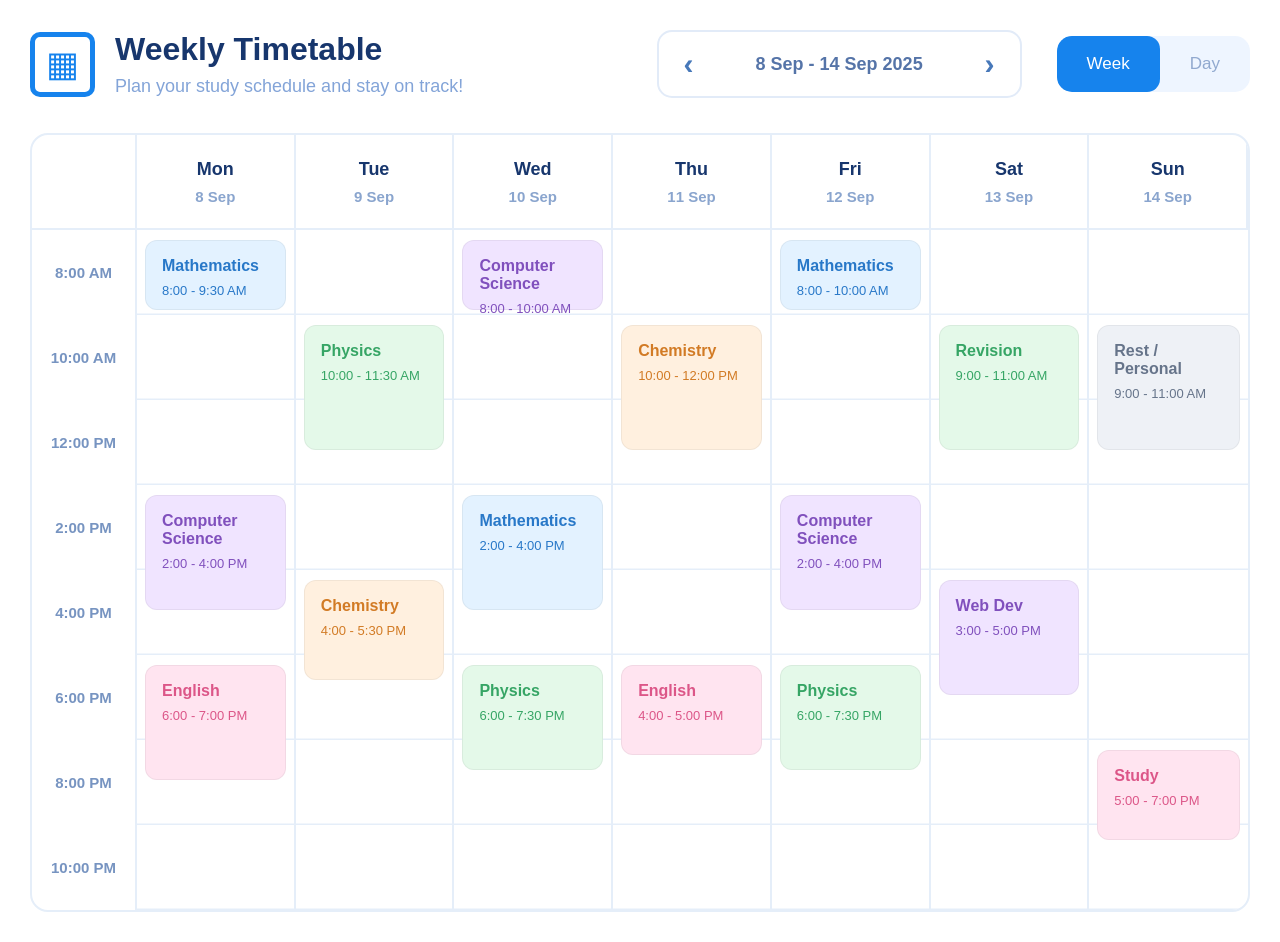
<file: timetable.html>
<!DOCTYPE html>
<html lang="en">
<head>
    <meta charset="UTF-8">
    <meta name="viewport" content="width=device-width, initial-scale=1.0">

    <title>Weekly Timetable</title>

    <style>

        * {
            margin: 0;
            padding: 0;
            box-sizing: border-box;
        }

        body {
            font-family: Arial, sans-serif;
            background: #ffffff;
            color: #17366d;
            padding: 30px;
        }

        /* ================= HEADER ================= */

        .top-section {
            display: flex;
            align-items: center;
            justify-content: space-between;
            margin-bottom: 35px;
        }

        .title-section {
            display: flex;
            align-items: center;
            gap: 20px;
        }

        .calendar-icon {
            width: 65px;
            height: 65px;
            border: 5px solid #1683ed;
            border-radius: 10px;
            display: flex;
            align-items: center;
            justify-content: center;
            font-size: 35px;
            color: #1683ed;
        }

        .title-section h1 {
            font-size: 32px;
            margin-bottom: 8px;
        }

        .title-section p {
            font-size: 18px;
            color: #83a4d8;
        }

        /* ================= CONTROLS ================= */

        .controls {
            display: flex;
            align-items: center;
            gap: 35px;
        }

        .date-box {
            border: 2px solid #e2ebf8;
            border-radius: 15px;
            padding: 15px 25px;
            width: 365px;
            display: flex;
            justify-content: space-between;
            align-items: center;
            font-size: 18px;
            font-weight: bold;
            color: #5574a8;
        }

        .arrow {
            font-size: 30px;
            color: #4778b9;
        }

        .view-buttons {
            display: flex;
            background: #eef5ff;
            border-radius: 15px;
            overflow: hidden;
        }

        .view-buttons button {
            border: none;
            padding: 18px 30px;
            font-size: 17px;
            background: transparent;
            color: #91a9cf;
        }

        .view-buttons .active {
            background: #1683ed;
            color: white;
            border-radius: 13px;
        }

        /* ================= TIMETABLE ================= */

        .timetable {
            display: grid;

            /* Time + 7 Days */
            grid-template-columns: 105px repeat(7, 1fr);

            border: 2px solid #e5eef9;
            border-radius: 18px;
            overflow: hidden;
            min-width: 1100px;
        }

        .day-header {
            height: 95px;
            border-right: 2px solid #e5eef9;
            border-bottom: 2px solid #e5eef9;

            display: flex;
            flex-direction: column;
            justify-content: center;
            align-items: center;

            font-weight: bold;
            font-size: 18px;
        }

        .day-header span {
            margin-top: 8px;
            color: #8aa5ce;
            font-size: 15px;
        }

        .time-column {
            position: relative;
            height: 680px;
            border-right: 2px solid #e5eef9;
        }

        .time {
            height: 85px;
            display: flex;
            align-items: center;
            justify-content: center;
            color: #7794c1;
            font-size: 15px;
            font-weight: bold;
        }

        .day-column {
            position: relative;
            height: 680px;
            border-right: 2px solid #e5eef9;

            background:
                repeating-linear-gradient(
                    to bottom,
                    transparent 0px,
                    transparent 83px,
                    #e5eef9 84px,
                    #e5eef9 85px
                );
        }

        .day-column:last-child {
            border-right: none;
        }

        /* ================= SUBJECT CARDS ================= */

        .class {
            position: absolute;
            left: 8px;
            right: 8px;

            padding: 16px;
            border-radius: 12px;

            font-size: 14px;
            font-weight: bold;

            border: 1px solid rgba(0,0,0,0.05);
        }

        .class h3 {
            font-size: 16px;
            margin-bottom: 8px;
        }

        .class p {
            font-size: 13px;
            font-weight: normal;
        }

        /* Colors */

        .blue {
            background: #e3f2ff;
            color: #2878c8;
        }

        .green {
            background: #e4f9e9;
            color: #36a565;
        }

        .purple {
            background: #f0e4ff;
            color: #8050bd;
        }

        .orange {
            background: #fff0df;
            color: #d27b25;
        }

        .pink {
            background: #ffe4f0;
            color: #dc5688;
        }

        .gray {
            background: #eef1f6;
            color: #66748a;
        }

        /* ================= POSITION ================= */

        /* 8 AM - 10 AM */
        .t1 {
            top: 10px;
            height: 70px;
        }

        /* 9 AM - 11:30 AM */
        .t2 {
            top: 95px;
            height: 125px;
        }

        /* 10 AM - 12 PM */
        .t3 {
            top: 95px;
            height: 125px;
        }

        /* 2 PM - 4 PM */
        .t4 {
            top: 265px;
            height: 115px;
        }

        /* 3 PM - 5 PM */
        .t5 {
            top: 350px;
            height: 115px;
        }

        /* 4 PM - 5:30 PM */
        .t6 {
            top: 350px;
            height: 100px;
        }

        /* 5 PM - 7 PM */
        .t7 {
            top: 435px;
            height: 115px;
        }

        /* 6 PM - 7 PM */
        .t8 {
            top: 435px;
            height: 90px;
        }

        /* 6 PM - 7:30 PM */
        .t9 {
            top: 435px;
            height: 105px;
        }

        /* 7 PM - 8 PM */
        .t10 {
            top: 520px;
            height: 90px;
        }

        /* ================= RESPONSIVE ================= */

        @media (max-width: 900px) {

            body {
                padding: 15px;
                overflow-x: auto;
            }

            .top-section {
                flex-direction: column;
                align-items: flex-start;
                gap: 25px;
            }

            .controls {
                width: 100%;
                flex-direction: column;
                align-items: flex-start;
                gap: 15px;
            }

            .date-box {
                width: 100%;
            }

            .timetable {
                min-width: 1100px;
            }
        }

    </style>
</head>

<body>

    <!-- ================= HEADER ================= -->

    <div class="top-section">

        <div class="title-section">

            <div class="calendar-icon">
                ▦
            </div>

            <div>
                <h1>Weekly Timetable</h1>
                <p>Plan your study schedule and stay on track!</p>
            </div>

        </div>

        <div class="controls">

            <div class="date-box">
                <span class="arrow">‹</span>
                <span>8 Sep - 14 Sep 2025</span>
                <span class="arrow">›</span>
            </div>

            <div class="view-buttons">
                <button class="active">Week</button>
                <button>Day</button>
            </div>

        </div>

    </div>


    <!-- ================= TIMETABLE ================= -->

    <div class="timetable">

        <!-- Header -->

        <div class="day-header"></div>

        <div class="day-header">
            Mon
            <span>8 Sep</span>
        </div>

        <div class="day-header">
            Tue
            <span>9 Sep</span>
        </div>

        <div class="day-header">
            Wed
            <span>10 Sep</span>
        </div>

        <div class="day-header">
            Thu
            <span>11 Sep</span>
        </div>

        <div class="day-header">
            Fri
            <span>12 Sep</span>
        </div>

        <div class="day-header">
            Sat
            <span>13 Sep</span>
        </div>

        <div class="day-header">
            Sun
            <span>14 Sep</span>
        </div>


        <!-- Time Column -->

        <div class="time-column">

            <div class="time">8:00 AM</div>
            <div class="time">10:00 AM</div>
            <div class="time">12:00 PM</div>
            <div class="time">2:00 PM</div>
            <div class="time">4:00 PM</div>
            <div class="time">6:00 PM</div>
            <div class="time">8:00 PM</div>
            <div class="time">10:00 PM</div>

        </div>


        <!-- ================= MONDAY ================= -->

        <div class="day-column">

            <div class="class blue t1">
                <h3>Mathematics</h3>
                <p>8:00 - 9:30 AM</p>
            </div>

            <div class="class purple t4">
                <h3>Computer Science</h3>
                <p>2:00 - 4:00 PM</p>
            </div>

            <div class="class pink t7">
                <h3>English</h3>
                <p>6:00 - 7:00 PM</p>
            </div>

        </div>


        <!-- ================= TUESDAY ================= -->

        <div class="day-column">

            <div class="class green t2">
                <h3>Physics</h3>
                <p>10:00 - 11:30 AM</p>
            </div>

            <div class="class orange t6">
                <h3>Chemistry</h3>
                <p>4:00 - 5:30 PM</p>
            </div>

        </div>


        <!-- ================= WEDNESDAY ================= -->

        <div class="day-column">

            <div class="class purple t1">
                <h3>Computer Science</h3>
                <p>8:00 - 10:00 AM</p>
            </div>

            <div class="class blue t4">
                <h3>Mathematics</h3>
                <p>2:00 - 4:00 PM</p>
            </div>

            <div class="class green t9">
                <h3>Physics</h3>
                <p>6:00 - 7:30 PM</p>
            </div>

        </div>


        <!-- ================= THURSDAY ================= -->

        <div class="day-column">

            <div class="class orange t3">
                <h3>Chemistry</h3>
                <p>10:00 - 12:00 PM</p>
            </div>

            <div class="class pink t8">
                <h3>English</h3>
                <p>4:00 - 5:00 PM</p>
            </div>

        </div>


        <!-- ================= FRIDAY ================= -->

        <div class="day-column">

            <div class="class blue t1">
                <h3>Mathematics</h3>
                <p>8:00 - 10:00 AM</p>
            </div>

            <div class="class purple t4">
                <h3>Computer Science</h3>
                <p>2:00 - 4:00 PM</p>
            </div>

            <div class="class green t9">
                <h3>Physics</h3>
                <p>6:00 - 7:30 PM</p>
            </div>

        </div>


        <!-- ================= SATURDAY ================= -->

        <div class="day-column">

            <div class="class green t2">
                <h3>Revision</h3>
                <p>9:00 - 11:00 AM</p>
            </div>

            <div class="class purple t5">
                <h3>Web Dev</h3>
                <p>3:00 - 5:00 PM</p>
            </div>

        </div>


        <!-- ================= SUNDAY ================= -->

        <div class="day-column">

            <div class="class gray t2">
                <h3>Rest / Personal</h3>
                <p>9:00 - 11:00 AM</p>
            </div>

            <div class="class pink t10">
                <h3>Study</h3>
                <p>5:00 - 7:00 PM</p>
            </div>

        </div>

    </div>

</body>
<script src="script.js"></script>
</html>
</file>
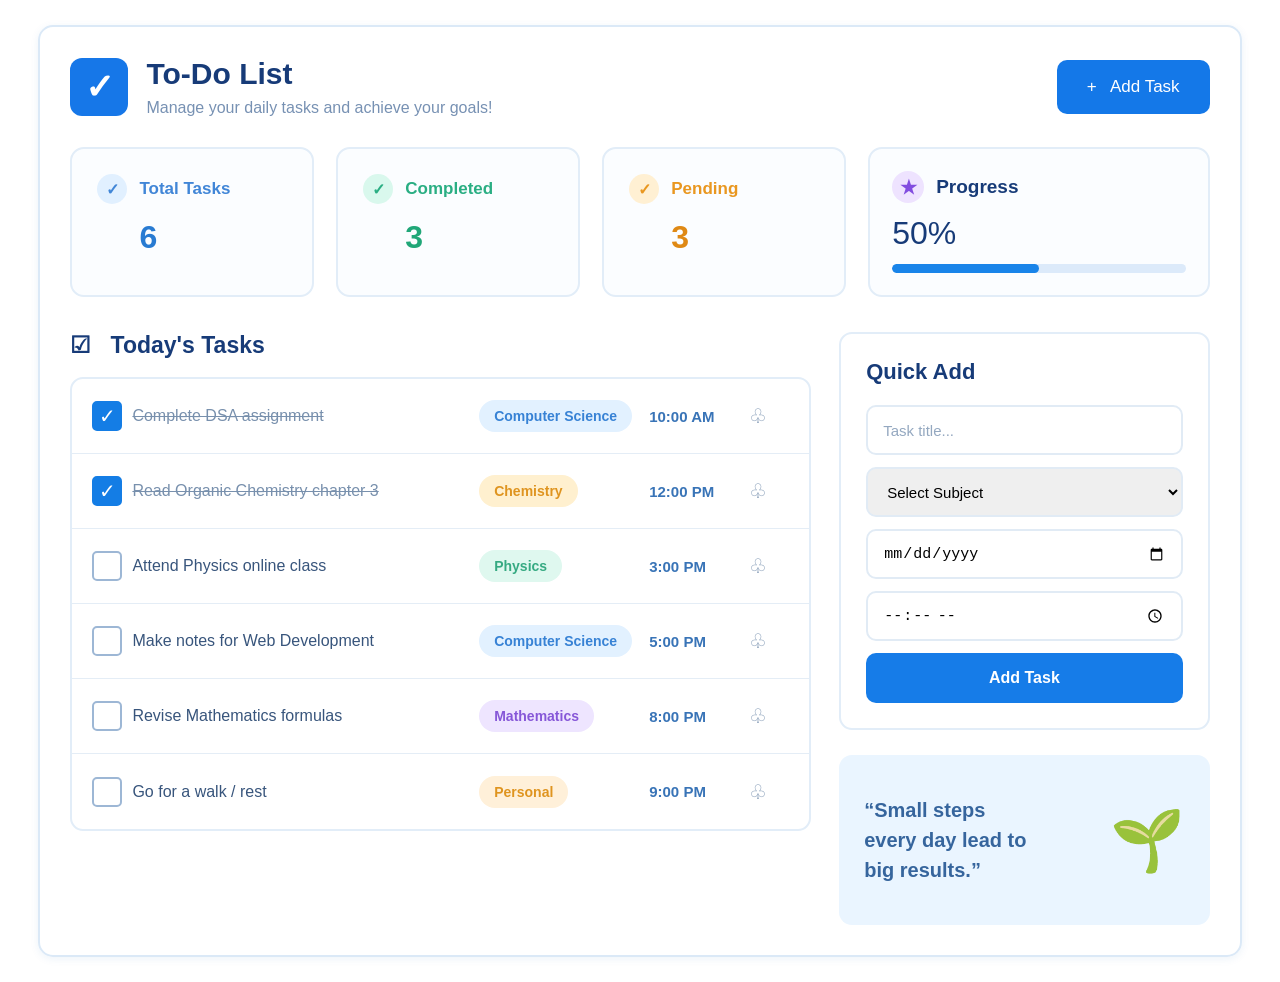
<file: todo.html>
<!DOCTYPE html>
<html lang="en">
<head>
    <meta charset="UTF-8">
    <meta name="viewport" content="width=device-width, initial-scale=1.0">

    <title>To-Do List - StudyHub</title>

    <style>

        /* ================= BASIC RESET ================= */

        * {
            margin: 0;
            padding: 0;
            box-sizing: border-box;
        }

        body {
            font-family: Arial, sans-serif;
            background: #ffffff;
            color: #173b78;
        }


        /* ================= MAIN CONTAINER ================= */

        .todo-container {
            width: 94%;
            max-width: 1400px;
            margin: 25px auto;
            padding: 30px;
            border: 2px solid #dbe9f7;
            border-radius: 15px;
            box-shadow: 0 2px 8px rgba(30, 100, 180, 0.08);
        }


        /* ================= TOP HEADER ================= */

        .top-header {
            display: flex;
            justify-content: space-between;
            align-items: center;
            margin-bottom: 30px;
        }

        .title-section {
            display: flex;
            align-items: center;
            gap: 18px;
        }

        .title-icon {
            width: 58px;
            height: 58px;
            background: #1677e8;
            color: white;
            border-radius: 12px;

            display: flex;
            align-items: center;
            justify-content: center;

            font-size: 35px;
            font-weight: bold;
        }

        .title-section h1 {
            font-size: 30px;
            color: #173b78;
            margin-bottom: 8px;
        }

        .title-section p {
            color: #7791b3;
            font-size: 16px;
        }

        .add-task-btn {
            background: #1478e8;
            color: white;
            border: none;
            padding: 17px 30px;
            border-radius: 10px;
            font-size: 17px;
            cursor: pointer;
        }


        /* ================= STATISTICS ================= */

        .stats {
            display: grid;
            grid-template-columns: 1fr 1fr 1fr 1.4fr;
            gap: 22px;
            margin-bottom: 35px;
        }

        .stat-card {
            min-height: 150px;
            padding: 25px;
            border: 2px solid #e2edf8;
            border-radius: 14px;
            background: #fbfdff;
        }

        .stat-title {
            display: flex;
            align-items: center;
            gap: 12px;

            font-size: 17px;
            font-weight: bold;
            margin-bottom: 15px;
        }

        .stat-icon {
            width: 30px;
            height: 30px;
            border-radius: 50%;

            display: flex;
            align-items: center;
            justify-content: center;

            font-size: 16px;
        }

        .total .stat-title {
            color: #4186d7;
        }

        .total .stat-icon {
            background: #e1f0ff;
        }

        .completed .stat-title {
            color: #2aae83;
        }

        .completed .stat-icon {
            background: #d9f8ed;
        }

        .pending .stat-title {
            color: #e99720;
        }

        .pending .stat-icon {
            background: #fff0d3;
        }

        .stat-number {
            font-size: 32px;
            font-weight: bold;
            margin-left: 42px;
        }

        .total .stat-number {
            color: #287bd2;
        }

        .completed .stat-number {
            color: #20a778;
        }

        .pending .stat-number {
            color: #df8915;
        }


        /* ================= PROGRESS ================= */

        .progress-card {
            padding: 22px;
        }

        .progress-title {
            display: flex;
            align-items: center;
            gap: 12px;

            font-size: 19px;
            font-weight: bold;
        }

        .progress-icon {
            width: 32px;
            height: 32px;
            border-radius: 50%;
            background: #eee3ff;
            color: #824de0;

            display: flex;
            justify-content: center;
            align-items: center;
        }

        .percentage {
            font-size: 32px;
            margin: 12px 0;
        }

        .progress-bar {
            width: 100%;
            height: 9px;
            background: #dceafa;
            border-radius: 10px;
            overflow: hidden;
        }

        .progress-fill {
            width: 50%;
            height: 100%;
            background: #1984e9;
            border-radius: 10px;
        }


        /* ================= CONTENT AREA ================= */

        .content {
            display: grid;
            grid-template-columns: 2fr 1fr;
            gap: 28px;
        }


        /* ================= TODAY'S TASKS ================= */

        .tasks-section h2 {
            font-size: 23px;
            margin-bottom: 18px;
        }

        .task-box {
            border: 2px solid #e2edf8;
            border-radius: 13px;
            overflow: hidden;
        }

        .task {
            min-height: 75px;
            padding: 15px 20px;

            display: grid;
            grid-template-columns: 40px 1fr 170px 100px 40px;
            align-items: center;

            border-bottom: 1px solid #e4edf6;
        }

        .task:last-child {
            border-bottom: none;
        }

        .checkbox {
            width: 30px;
            height: 30px;
            border: 2px solid #9db7d5;
            border-radius: 5px;
            display: flex;
            justify-content: center;
            align-items: center;
            color: white;
            font-size: 20px;
        }

        .checked {
            background: #147de5;
            border-color: #147de5;
        }

        .task-name {
            font-size: 16px;
            color: #38557c;
        }

        .done {
            text-decoration: line-through;
            color: #7890ad;
        }

        .subject {
            width: fit-content;
            padding: 8px 15px;
            border-radius: 20px;
            font-size: 14px;
            font-weight: bold;
        }

        .computer {
            background: #e2f1ff;
            color: #3782d5;
        }

        .chemistry {
            background: #fff0cf;
            color: #df941f;
        }

        .physics {
            background: #dff8ef;
            color: #36aa82;
        }

        .mathematics {
            background: #eee5ff;
            color: #8657d8;
        }

        .personal {
            background: #fff0d9;
            color: #df941f;
        }

        .time {
            font-size: 15px;
            color: #3974b7;
            font-weight: bold;
        }

        .delete {
            color: #8198b4;
            font-size: 20px;
        }


        /* ================= RIGHT SIDE ================= */

        .right-side {
            display: flex;
            flex-direction: column;
            gap: 25px;
        }


        /* ================= QUICK ADD ================= */

        .quick-add {
            border: 2px solid #e2edf8;
            border-radius: 13px;
            padding: 25px;
        }

        .quick-add h2 {
            margin-bottom: 20px;
            font-size: 22px;
        }

        .input-box {
            width: 100%;
            height: 50px;
            border: 2px solid #e1ebf5;
            border-radius: 10px;
            padding: 0 15px;
            margin-bottom: 12px;

            font-size: 15px;
            outline: none;
        }

        .input-box::placeholder {
            color: #94a8c0;
        }

        .quick-button {
            width: 100%;
            height: 50px;
            border: none;
            border-radius: 10px;

            background: #167ce8;
            color: white;

            font-size: 16px;
            font-weight: bold;
            cursor: pointer;
        }


        /* ================= QUOTE ================= */

        .quote {
            min-height: 170px;
            padding: 25px;

            background: #eaf5ff;
            border-radius: 13px;

            display: flex;
            align-items: center;
            justify-content: space-between;
        }

        .quote-text {
            font-size: 20px;
            line-height: 1.5;
            color: #36659d;
            font-weight: bold;
        }

        .plant {
            font-size: 60px;
        }


        /* ================= RESPONSIVE ================= */

        @media (max-width: 1000px) {

            .stats {
                grid-template-columns: 1fr 1fr;
            }

            .content {
                grid-template-columns: 1fr;
            }

        }

        @media (max-width: 700px) {

            .todo-container {
                padding: 18px;
            }

            .top-header {
                flex-direction: column;
                align-items: flex-start;
                gap: 20px;
            }

            .stats {
                grid-template-columns: 1fr;
            }

            .task {
                grid-template-columns: 35px 1fr;
                gap: 10px;
            }

            .subject,
            .time,
            .delete {
                margin-left: 45px;
            }

        }

    </style>
</head>

<body>

    <div class="todo-container">

        <!-- ================= HEADER ================= -->

        <div class="top-header">

            <div class="title-section">

                <div class="title-icon">
                    ✓
                </div>

                <div>
                    <h1>To-Do List</h1>
                    <p>Manage your daily tasks and achieve your goals!</p>
                </div>

            </div>

            <button class="add-task-btn">
                + &nbsp; Add Task
            </button>

        </div>


        <!-- ================= STATISTICS ================= -->

        <div class="stats">

            <div class="stat-card total">

                <div class="stat-title">
                    <span class="stat-icon">✓</span>
                    Total Tasks
                </div>

                <div class="stat-number">6</div>

            </div>


            <div class="stat-card completed">

                <div class="stat-title">
                    <span class="stat-icon">✓</span>
                    Completed
                </div>

                <div class="stat-number">3</div>

            </div>


            <div class="stat-card pending">

                <div class="stat-title">
                    <span class="stat-icon">✓</span>
                    Pending
                </div>

                <div class="stat-number">3</div>

            </div>


            <div class="stat-card progress-card">

                <div class="progress-title">
                    <span class="progress-icon">★</span>
                    Progress
                </div>

                <div class="percentage">
                    50%
                </div>

                <div class="progress-bar">
                    <div class="progress-fill"></div>
                </div>

            </div>

        </div>


        <!-- ================= MAIN CONTENT ================= -->

        <div class="content">


            <!-- ================= TASKS ================= -->

            <div class="tasks-section">

                <h2>☑ &nbsp; Today's Tasks</h2>

                <div class="task-box">


                    <!-- TASK 1 -->

                    <div class="task">

                        <div class="checkbox checked">✓</div>

                        <div class="task-name done">
                            Complete DSA assignment
                        </div>

                        <div class="subject computer">
                            Computer Science
                        </div>

                        <div class="time">
                            10:00 AM
                        </div>

                        <div class="delete">
                            ♧
                        </div>

                    </div>


                    <!-- TASK 2 -->

                    <div class="task">

                        <div class="checkbox checked">✓</div>

                        <div class="task-name done">
                            Read Organic Chemistry chapter 3
                        </div>

                        <div class="subject chemistry">
                            Chemistry
                        </div>

                        <div class="time">
                            12:00 PM
                        </div>

                        <div class="delete">
                            ♧
                        </div>

                    </div>


                    <!-- TASK 3 -->

                    <div class="task">

                        <div class="checkbox"></div>

                        <div class="task-name">
                            Attend Physics online class
                        </div>

                        <div class="subject physics">
                            Physics
                        </div>

                        <div class="time">
                            3:00 PM
                        </div>

                        <div class="delete">
                            ♧
                        </div>

                    </div>


                    <!-- TASK 4 -->

                    <div class="task">

                        <div class="checkbox"></div>

                        <div class="task-name">
                            Make notes for Web Development
                        </div>

                        <div class="subject computer">
                            Computer Science
                        </div>

                        <div class="time">
                            5:00 PM
                        </div>

                        <div class="delete">
                            ♧
                        </div>

                    </div>


                    <!-- TASK 5 -->

                    <div class="task">

                        <div class="checkbox"></div>

                        <div class="task-name">
                            Revise Mathematics formulas
                        </div>

                        <div class="subject mathematics">
                            Mathematics
                        </div>

                        <div class="time">
                            8:00 PM
                        </div>

                        <div class="delete">
                            ♧
                        </div>

                    </div>


                    <!-- TASK 6 -->

                    <div class="task">

                        <div class="checkbox"></div>

                        <div class="task-name">
                            Go for a walk / rest
                        </div>

                        <div class="subject personal">
                            Personal
                        </div>

                        <div class="time">
                            9:00 PM
                        </div>

                        <div class="delete">
                            ♧
                        </div>

                    </div>

                </div>

            </div>


            <!-- ================= RIGHT SIDE ================= -->

            <div class="right-side">


                <!-- QUICK ADD -->

                <div class="quick-add">

                    <h2>Quick Add</h2>

                    <input
                        type="text"
                        class="input-box"
                        placeholder="Task title..."
                    >

                    <select class="input-box">

                        <option>Select Subject</option>
                        <option>Computer Science</option>
                        <option>Chemistry</option>
                        <option>Physics</option>
                        <option>Mathematics</option>
                        <option>Personal</option>

                    </select>

                    <input
                        type="date"
                        class="input-box"
                    >

                    <input
                        type="time"
                        class="input-box"
                    >

                    <button class="quick-button">
                        Add Task
                    </button>

                </div>


                <!-- QUOTE -->

                <div class="quote">

                    <div class="quote-text">
                        “Small steps<br>
                        every day lead to<br>
                        big results.”
                    </div>

                    <div class="plant">
                        🌱
                    </div>

                </div>

            </div>

        </div>

    </div>

</body>
<script src="script.js"></script>
</html>
</file>
<file: hub.css>
*{
    margin: 0;
    padding: 0;
    box-sizing: border-box;
}
body{
    font-family: Arial, sans-serif;
    color: #172554;
    background-color:white;
}
header{
    height: 70px;
    background-color: #071a3d;

    display: flex;
    align-items: center;
    justify-content: space-between;
    padding: 0 5%;
}
.logo{
    font-size: 25px;
    font-weight: bold;
    color: white;
}
.logo span{
    color: #8b5cf6;
}
.logo i{
    color: #fbbf24;
    margin-right: 8px;
}
nav {
    display:flex;
    gap: 40px;
}
nav a{
    color: white;
    text-decoration: none;
    font-weight: 500;
}
nav a:hover{
    color: #60a5fa;
}

#hero,
.hero{
    min-height: 380px;
    display: flex;
    align-items: center;
    justify-content: space-between;
    padding: 0px  6%;
    background-color:#e7edfd;
}

.hero-content{
    width: 50%;
    display: flex;
    flex-direction: column;
    align-items: flex-start;
    gap: 30px;
}

.hero-content .tagline{
    color: #2563eb;
    font-family: sans-serif;
    font-size: 18px;
    font-weight: bold;
    letter-spacing: 1px;
}

.hero-content .tagline i{
    color: #f59e0b;
    font-size: 14px;
    margin: 0 4px;
}

.hero-content h1{
    color: #071a3d;
    font-family: Georgia, serif;
    font-size: 52px;
    font-weight: 700;
    line-height: 1.08;
    letter-spacing: 1px;
    text-shadow: 2px 3px 0 rgba(37, 99, 235, 0.12);
}

.hero-content .brand-name{
    color: #2563eb;
    font-style: italic;
}

.hero-content > p:not(.tagline){
    max-width: 560px;
    color: #475569;
    font-size: 18px;
    line-height: 1.6;
    font-family: sans-serif;
}

.hero-buttons button{
    padding: 12px 24px;
    border: none;
    border-radius: 6px;
    background-color: #2563eb;
    color: white;
    font-size: 16px;
    font-weight: bold;
    cursor: pointer;
}

.hero-buttons button:hover{
    background-color: #1d4ed8;
}

.hero-buttons button i{
    margin-left: 8px;
}

.hero-image{
    width: 50%;
    display: flex;
    justify-content: center;
    align-items: center;
}
.hero-image img{
    width: 100%;
    max-width: 1400px;
    height: auto;
    display: block;
}

.quick-access{
    padding: 40px 6%;
    text-align: center;
}

.access-container{
    display: grid;
    grid-template-columns: repeat(5, minmax(0, 1fr));
    gap: 40px;
    margin-top: 25px;
}

.access-card{
    min-height: 160px;
    padding: 24px 14px;
    background-color: #ffffff;
    border: 1px solid #dbe4f5;
    border-radius: 10px;
    color: inherit;
    text-decoration: none;
    box-shadow: 0 8px 20px rgba(7, 26, 61, 0.08);
    display: flex;
    flex-direction: column;
    align-items: center;
    justify-content: center;
    gap: 20px;
}

.access-card .icon{
    color: #2563eb;
    font-size: 32px;
}

.access-card h3{
    font-size: 18px;
}

.access-card p{
    font-size: 14px;
    line-height: 1.4;
}
/* ================= FEATURES SECTION ================= */

.features {
    width: 92%;
    margin: 0 auto;
    min-height: 95px;

    background: linear-gradient(
        90deg,
        #f5f5ff,
        #faf8ff
    );

    border-radius: 15px;

    display: flex;
    align-items: center;
    justify-content: space-around;

    padding: 15px 20px;
}


/* Individual Feature */

.feature-box {
    flex: 1;

    display: flex;
    align-items: center;

    min-height: 65px;

    padding: 0 25px;

    border-right: 2px solid #e1e3f2;
}


/* Last box border remove */

.feature-box:last-child {
    border-right: none;
}


/* Icons */

.feature-icon {
    width: 55px;
    height: 55px;

    display: flex;
    align-items: center;
    justify-content: center;

    margin-right: 18px;

    color: #173b8f;

    font-size: 32px;
}


/* Text */

.feature-text h3 {
    margin: 0 0 7px;

    color: #173b75;

    font-size: 15px;
    font-weight: 700;
}


.feature-text p {
    margin: 0;

    color: #61708f;

    font-size: 13px;

    line-height: 1.5;
}


/* Pink Heart */

.heart {
    color: #ed5aa4;
    font-size: 14px;
}
</file>
